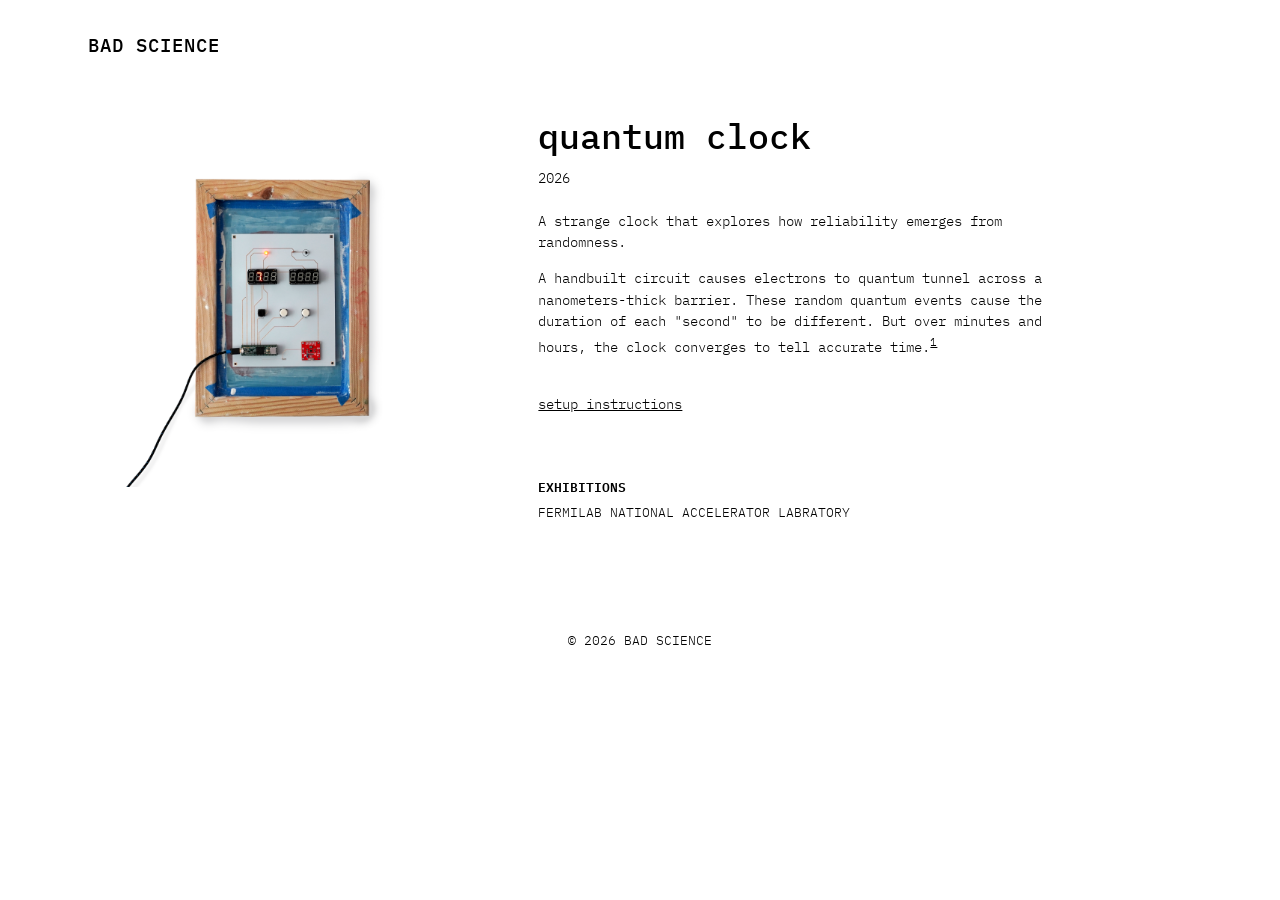
<file: works/quantumclock/index.html>
<!DOCTYPE html>
<html lang="en">

<head>
    <meta charset="UTF-8">
    <meta name="viewport" content="width=device-width, initial-scale=1.0">
    <link rel="preconnect" href="https://fonts.googleapis.com">
    <link rel="preconnect" href="https://fonts.gstatic.com" crossorigin>
    <link
        href="https://fonts.googleapis.com/css2?family=IBM+Plex+Mono:ital,wght@0,100;0,200;0,300;0,400;0,500;0,600;0,700;1,100;1,200;1,300;1,400;1,500;1,600;1,700&family=Playfair+Display:ital,wght@0,400..900;1,400..900&display=swap"
        rel="stylesheet">
    <meta name="description" content="A clock exploring how certainty emerges from randomness.">
    <title>QUANTUM CLOCK - BAD SCIENCE</title>
    <meta property="og:site_name" content="Bad Science">
    <link rel="stylesheet" href="../../style.css">
    <link rel="icon" type="image/png" href="../../img/favicon.png">
</head>

<body>
    <div class="page">
        <nav class="site-nav">
            <h1><a href="../../">BAD SCIENCE</a></h1>
        </nav>
        <div class="work-header">
            <div class="work-header-image">
                <img src="../../img/quantumclock/random-clock-iso.png" alt="quantum clock">
            </div>
            <div class="work-text">
                <h1 class="work-name">quantum clock</h1>
                <p class="work-year">2026</p>
                <div class="artist-statement">
                    <p>A strange clock that explores how reliability emerges from randomness.</p>
                    <p>A handbuilt circuit causes electrons to quantum tunnel across a nanometers-thick barrier. These random quantum events cause the duration of each "second" to be different. But over minutes and hours, the clock converges to tell accurate time.<sup style="cursor:pointer; text-decoration: underline;" onclick="var el=document.getElementById('footnote-1');el.style.display=el.style.display==='none'?'block':'none'">1</sup></p>
                    <div id="footnote-1" style="display:none; padding: 1em; background-color: #f9f9f9;">
                        <p>There's a ~50% chance that the clock will be off by a second. But it is virtually impossible that it will be off by a minute——in fact, any of the following would be more likely:</p>
                        <ul style="padding-left:2em;">
                            <li>Correctly choosing a single random grain of sand from all the beaches on Earth</li>
                            <li>Flipping a coin and getting heads 73 times in a row</li>
                            <li>Winning the powerball lottery 3 times back-to-back</li>
                        </ul>
                    </div>
                    <br>
                    <p><a href="setup.html">setup instructions</a></p>
                </div>
                <div class="work-exhibitions">
                    <p class="work-exhibitions-label">EXHIBITIONS</p>
                    <p class="exhibition-entry">FERMILAB NATIONAL ACCELERATOR LABRATORY</p>
                </div>
            </div>
        </div>
        <!-- <div class="img-gallery">
            <div class="media-credit-wrapper">
                <video id="ir-video" src="../img/impossiblerooms/preview.webm" alt="lagu hantu preview" loop autoplay muted></video>
                <button class="mute-btn" onclick="(function(btn){var v=document.getElementById('ir-video');v.muted=!v.muted;btn.textContent=v.muted?'UNMUTE VIDEO':'MUTE VIDEO';})(this)">UNMUTE VIDEO</button>
                <p class="media-credit">recorded live at <a href="https://ccrma.stanford.edu/">stanford CCRMA</a></p>
            </div>
        </div> -->
        <footer>
            <p>© 2026 BAD SCIENCE</p>
        </footer>
    </div>
</body>

</html>
</file>
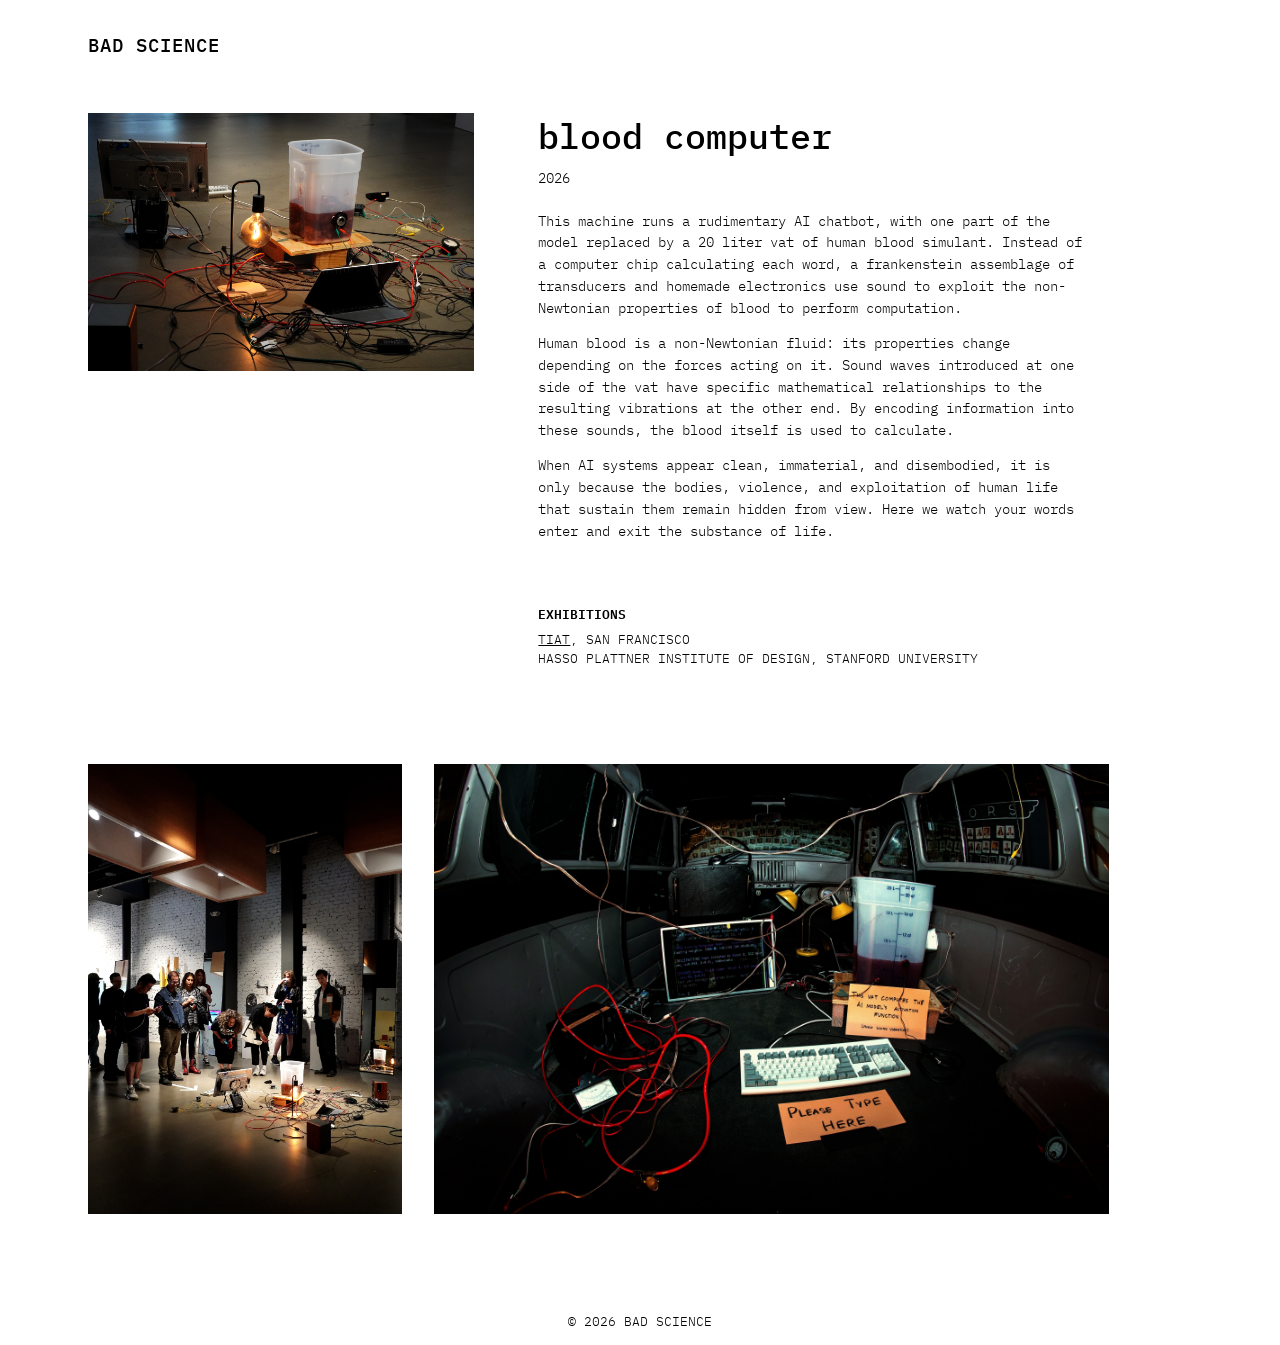
<file: works/bloodcomputer.html>
<!DOCTYPE html>
<html lang="en">

<head>
    <meta charset="UTF-8">
    <meta name="viewport" content="width=device-width, initial-scale=1.0">
    <link rel="preconnect" href="https://fonts.googleapis.com">
    <link rel="preconnect" href="https://fonts.gstatic.com" crossorigin>
    <link
        href="https://fonts.googleapis.com/css2?family=IBM+Plex+Mono:ital,wght@0,100;0,200;0,300;0,400;0,500;0,600;0,700;1,100;1,200;1,300;1,400;1,500;1,600;1,700&family=Playfair+Display:ital,wght@0,400..900;1,400..900&display=swap"
        rel="stylesheet">
    <meta name="description" content="Bad Science is a design, art, and research studio using technology to explore ancient intangibles—time, loss, joy, and ritual.">
    <title>BLOOD COMPUTER - BAD SCIENCE</title>
    <meta property="og:site_name" content="Bad Science Studio">
    <link rel="stylesheet" href="../style.css">
    <link rel="icon" type="image/png" href="img/favicon.png">
</head>

<body>
    <div class="page">
        <nav class="site-nav">
            <h1><a href="../">BAD SCIENCE</a></h1>
        </nav>
        <div class="work-header">
            <div class="work-header-image">
                <img src="../img/bloodcomputer/bloodcomputer-wires.png" alt="blood computer exhibition at tiat gallery">
            </div>
            <div class="work-text">
                <h1 class="work-name">blood computer</h1>
                <p class="work-year">2026</p>
                <div class="artist-statement">
                    <p>This machine runs a rudimentary AI chatbot, with one part of the model replaced by a 20 liter vat of human blood simulant. Instead of a computer chip calculating each word, a frankenstein assemblage of transducers and homemade electronics use sound to exploit the non-Newtonian properties of blood to perform computation.</p>
                    <p>Human blood is a non-Newtonian fluid: its properties change depending on the forces acting on it. Sound waves introduced at one side of the vat have specific mathematical relationships to the resulting vibrations at the other end. By encoding information into these sounds, the blood itself is used to calculate.</p>
                    <p>When AI systems appear clean, immaterial, and disembodied, it is only because the bodies, violence, and exploitation of human life that sustain them remain hidden from view. Here we watch your words enter and exit the substance of life.</p>
                </div>
                <div class="work-exhibitions">
                    <p class="work-exhibitions-label">EXHIBITIONS</p>
                    <p class="exhibition-entry"><a href="https://www.tiat.place/" target="_blank">TIAT</a>, SAN FRANCISCO</p>
                    <p class="exhibition-entry">HASSO PLATTNER INSTITUTE OF DESIGN, STANFORD UNIVERSITY</p>
                </div>
            </div>
        </div>
        <div class="img-gallery">
            <img src="../img/bloodcomputer/bloodcomputer-onlookers.png" alt="blood computer installation with crowd">
            <img src="../img/bloodcomputer/bloodcomputer-fisheye.jpg" alt="blood computer installed at stanford d school">
        </div>
        <footer>
            <p>© 2026 BAD SCIENCE</p>
        </footer>
    </div>
</body>

</html>
</file>
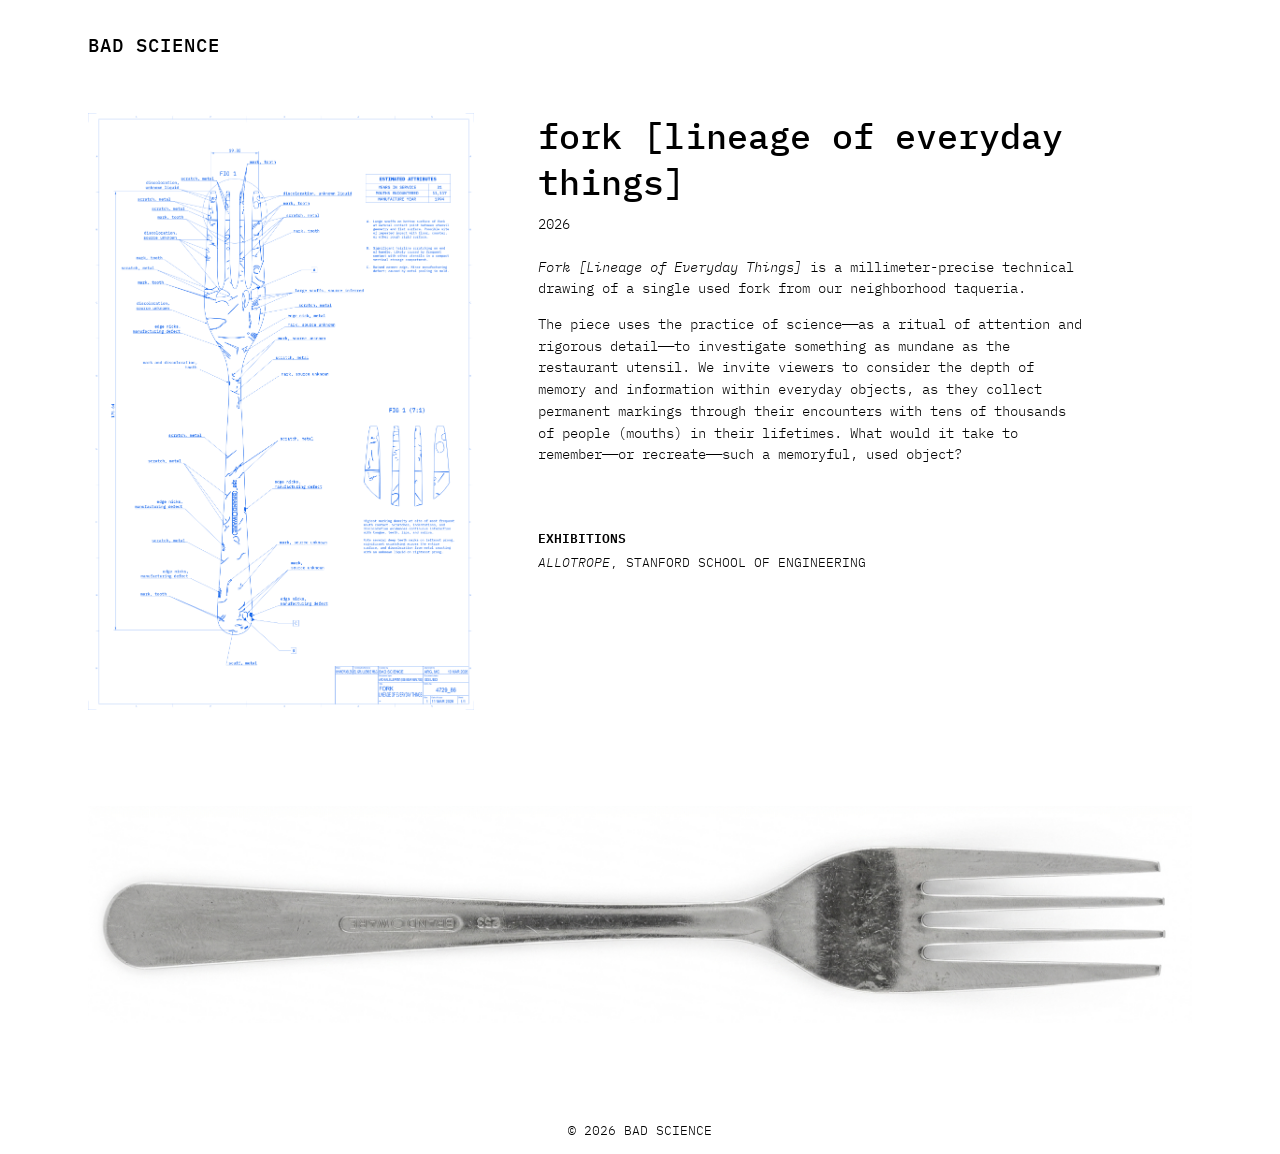
<file: works/fork.html>
<!DOCTYPE html>
<html lang="en">

<head>
    <meta charset="UTF-8">
    <meta name="viewport" content="width=device-width, initial-scale=1.0">
    <link rel="preconnect" href="https://fonts.googleapis.com">
    <link rel="preconnect" href="https://fonts.gstatic.com" crossorigin>
    <link
        href="https://fonts.googleapis.com/css2?family=IBM+Plex+Mono:ital,wght@0,100;0,200;0,300;0,400;0,500;0,600;0,700;1,100;1,200;1,300;1,400;1,500;1,600;1,700&family=Playfair+Display:ital,wght@0,400..900;1,400..900&display=swap"
        rel="stylesheet">
    <meta name="description" content="Fork [Lineage of Everyday Things] is a millimeter-precise technical drawing of a single used fork from our neighborhood taqueria.">
    <title>FORK - BAD SCIENCE</title>
    <meta property="og:site_name" content="Bad Science Studio">
    <link rel="stylesheet" href="../style.css">
    <link rel="icon" type="image/png" href="img/favicon.png">
</head>

<body>
    <div class="page">
        <nav class="site-nav">
            <h1><a href="../">BAD SCIENCE</a></h1>
        </nav>
        <div class="work-header">
            <div class="work-header-image">
                <img src="../img/fork/fork-drawing-11x17-v2-blue.png" alt="fork blueprint">
            </div>
            <div class="work-text">
                <h1 class="work-name">fork [lineage of everyday things]</h1>
                <p class="work-year">2026</p>
                <div class="artist-statement">
                    <p><i>Fork [Lineage of Everyday Things]</i> is a millimeter-precise technical drawing of a single used fork from our neighborhood taqueria.</p>
                    <p>The piece uses the practice of science——as a ritual of attention and rigorous detail——to investigate something as mundane as the restaurant utensil. We invite viewers to consider the depth of memory and information within everyday objects, as they collect permanent markings through their encounters with tens of thousands of people (mouths) in their lifetimes. What would it take to remember——or recreate——such a memoryful, used object?</p>
                </div>
                <div class="work-exhibitions">
                    <p class="work-exhibitions-label">EXHIBITIONS</p>
                    <p class="exhibition-entry"><i>ALLOTROPE</i>, STANFORD SCHOOL OF ENGINEERING</p>
                </div>
            </div>
        </div>
        <div class="img-gallery">
            <img src="../img/fork/fork-whitebg.png" alt="fork white background">
            <!-- <img src="../img/fork/fork-workspace.jpeg" alt="fork workspace"> -->
            <!-- <img src="../img/fork/fork-exhibited.png" alt="fork exhibited"> -->
        </div>
        <footer>
            <p>© 2026 BAD SCIENCE</p>
        </footer>
    </div>
</body>

</html>
</file>
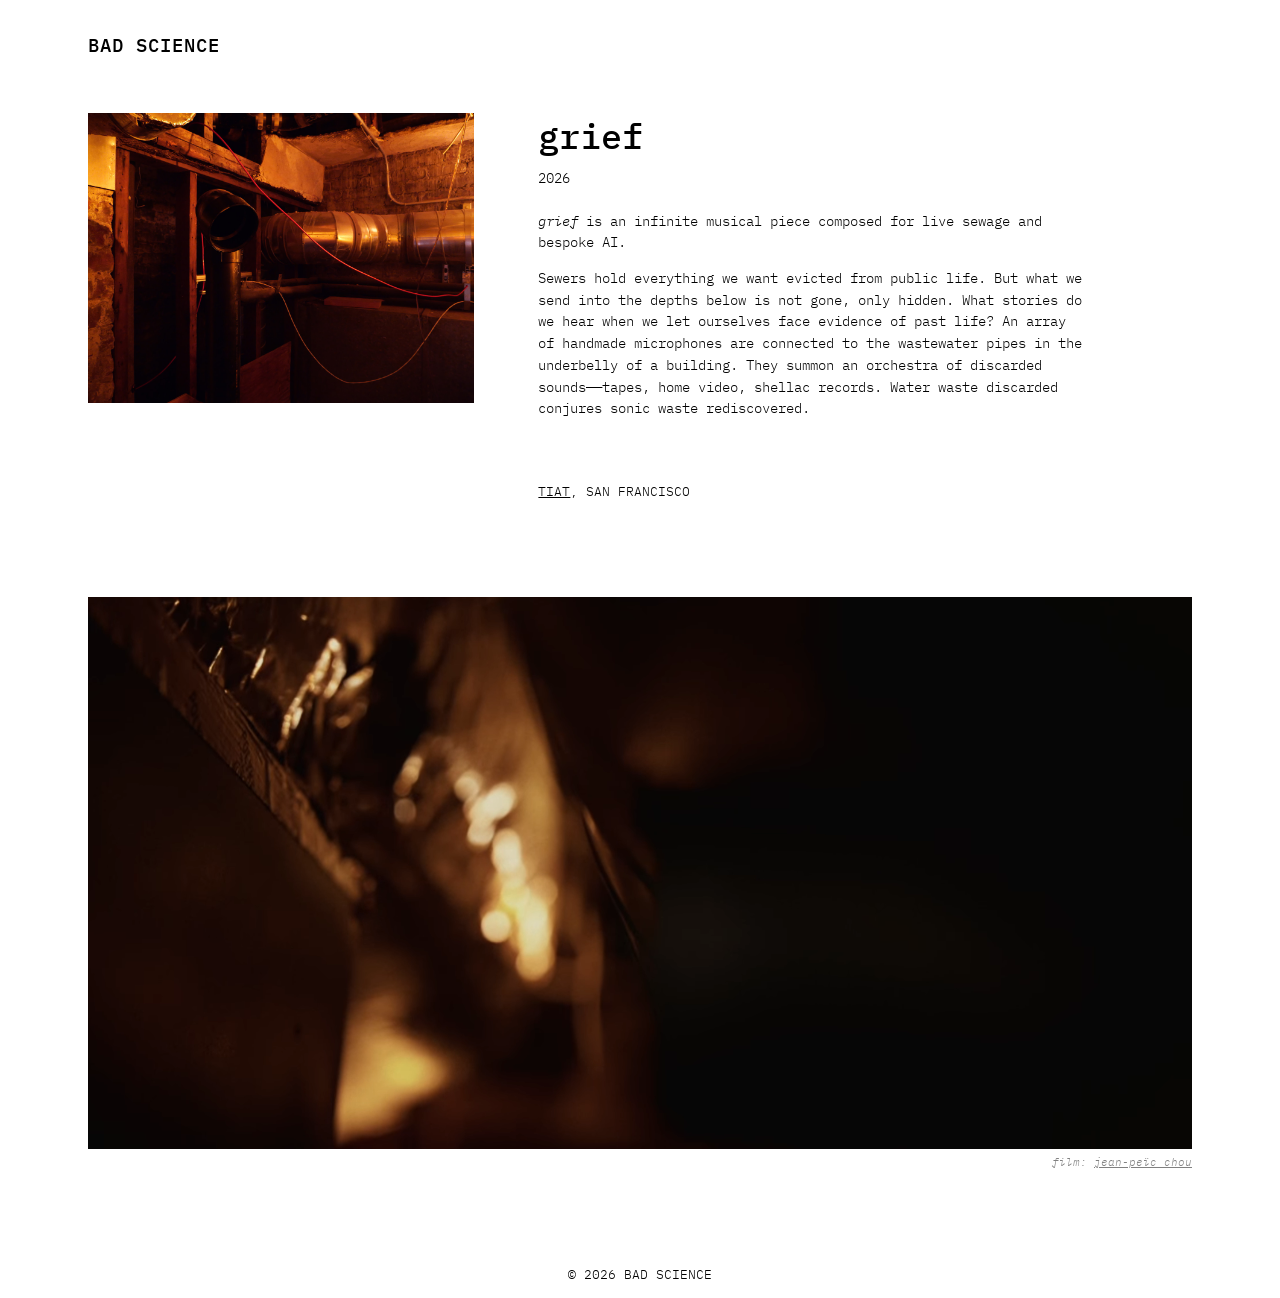
<file: works/grief.html>
<!DOCTYPE html>
<html lang="en">

<head>
    <meta charset="UTF-8">
    <meta name="viewport" content="width=device-width, initial-scale=1.0">
    <link rel="preconnect" href="https://fonts.googleapis.com">
    <link rel="preconnect" href="https://fonts.gstatic.com" crossorigin>
    <link
        href="https://fonts.googleapis.com/css2?family=IBM+Plex+Mono:ital,wght@0,100;0,200;0,300;0,400;0,500;0,600;0,700;1,100;1,200;1,300;1,400;1,500;1,600;1,700&family=Playfair+Display:ital,wght@0,400..900;1,400..900&display=swap"
        rel="stylesheet">
    <meta name="description" content="grief is a piece composed for live sewage and bespoke AI. Sewers hold everything we want evicted from public life. But what we send into the depths below is not gone, only hidden. What stories do we hear when we let ourselves face evidence of past life?">
    <title>GRIEF - BAD SCIENCE</title>
    <meta property="og:site_name" content="Bad Science Studio">
    <link rel="stylesheet" href="../style.css">
    <link rel="icon" type="image/png" href="img/favicon.png">
</head>

<body>
    <div class="page">
        <nav class="site-nav">
            <h1><a href="../">BAD SCIENCE</a></h1>
        </nav>
        <div class="work-header">
            <div class="work-header-image">
                <img src="../img/grief/cover.jpg" alt="grief exhibition">
            </div>
            <div class="work-text">
                <h1 class="work-name">grief</h1>
                <p class="work-year">2026</p>
                <div class="artist-statement">
                    <p><i>grief</i> is an infinite musical piece composed for live sewage and bespoke AI.</p>
                    <p>Sewers hold everything we want evicted from public life. But what we send into the depths below is not gone, only hidden. What stories do we hear when we let ourselves face evidence of past life? An array of handmade microphones are connected to the wastewater pipes in the underbelly of a building. They summon an orchestra of discarded sounds——tapes, home video, shellac records. Water waste discarded conjures sonic waste rediscovered.</p>
                </div>
                <div class="work-exhibitions">
                    <p class="exhibition-entry"><a href="https://tiat.place/">TIAT</a>, SAN FRANCISCO</p>
                </div>
            </div>
        </div>
        <div class="img-gallery">
            <div class="media-credit-wrapper">
                <video src="../img/grief/grief-preview.webm" alt="grief preview" loop autoplay muted></video>
                <p class="media-credit">film: <a href="https://jeanpeic.github.io/">jean-peïc chou</a></p>
            </div>
            
        </div>
        <footer>
            <p>© 2026 BAD SCIENCE</p>
        </footer>
    </div>
</body>

</html>
</file>
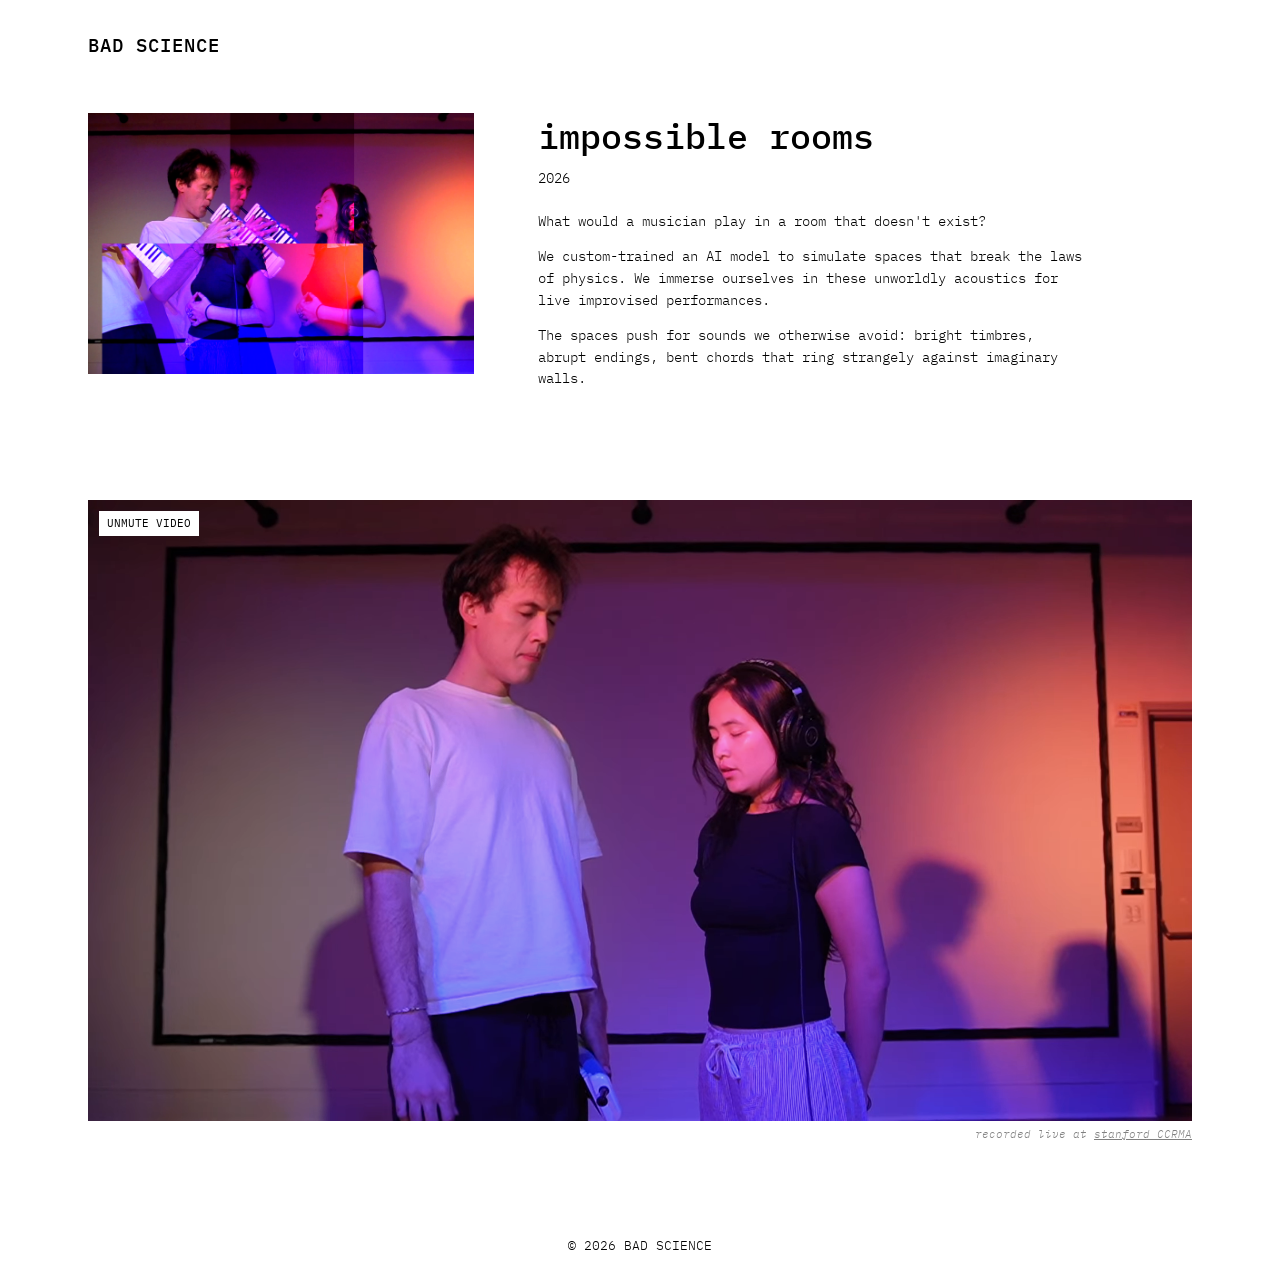
<file: works/impossiblerooms.html>
<!DOCTYPE html>
<html lang="en">

<head>
    <meta charset="UTF-8">
    <meta name="viewport" content="width=device-width, initial-scale=1.0">
    <link rel="preconnect" href="https://fonts.googleapis.com">
    <link rel="preconnect" href="https://fonts.gstatic.com" crossorigin>
    <link
        href="https://fonts.googleapis.com/css2?family=IBM+Plex+Mono:ital,wght@0,100;0,200;0,300;0,400;0,500;0,600;0,700;1,100;1,200;1,300;1,400;1,500;1,600;1,700&family=Playfair+Display:ital,wght@0,400..900;1,400..900&display=swap"
        rel="stylesheet">
    <meta name="description" content="Playing music in rooms that break the laws of physics.">
    <title>IMPOSSIBLE ROOMS - BAD SCIENCE</title>
    <meta property="og:site_name" content="Bad Science Studio">
    <link rel="stylesheet" href="../style.css">
    <link rel="icon" type="image/png" href="img/favicon.png">
</head>

<body>
    <div class="page">
        <nav class="site-nav">
            <h1><a href="../">BAD SCIENCE</a></h1>
        </nav>
        <div class="work-header">
            <div class="work-header-image">
                <img src="../img/impossiblerooms/square-glitch.png" alt="impossible rooms">
            </div>
            <div class="work-text">
                <h1 class="work-name">impossible rooms</h1>
                <p class="work-year">2026</p>
                <div class="artist-statement">
                    <p>What would a musician play in a room that doesn't exist?</p>
                    <p>We custom-trained an AI model to simulate spaces that break the laws of physics. We immerse ourselves in these unworldly acoustics for live improvised performances.</p>
                    <p>The spaces push for sounds we otherwise avoid: bright timbres, abrupt endings, bent chords that ring strangely against imaginary walls.</p>
                </div>
                <!-- <div class="work-exhibitions">
                    <p class="work-exhibitions-label">EXHIBITIONS</p>
                    <p class="exhibition-entry">NEURIPS 2026</p>
                </div> -->
            </div>
        </div>
        <div class="img-gallery">
            <div class="media-credit-wrapper">
                <video id="ir-video" src="../img/impossiblerooms/preview.webm" alt="impossible rooms performance" loop autoplay muted></video>
                <button class="mute-btn" onclick="(function(btn){var v=document.getElementById('ir-video');v.muted=!v.muted;btn.textContent=v.muted?'UNMUTE VIDEO':'MUTE VIDEO';})(this)">UNMUTE VIDEO</button>
                <p class="media-credit">recorded live at <a href="https://ccrma.stanford.edu/">stanford CCRMA</a></p>
            </div>
        </div>
        <footer>
            <p>© 2026 BAD SCIENCE</p>
        </footer>
    </div>
</body>

</html>
</file>
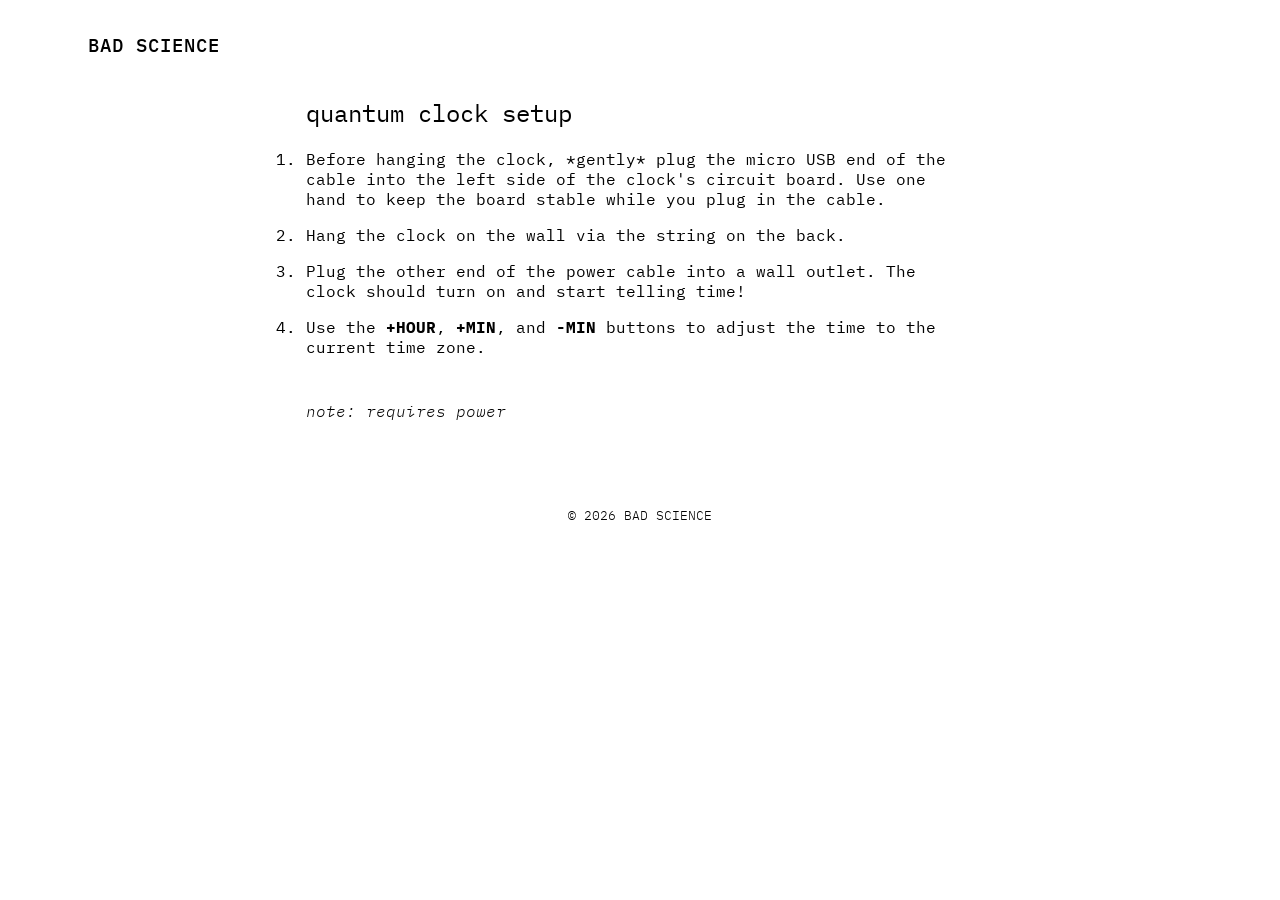
<file: works/quantumclock/setup.html>
<!DOCTYPE html>
<html lang="en">

<head>
    <meta charset="UTF-8">
    <meta name="viewport" content="width=device-width, initial-scale=1.0">
    <link rel="preconnect" href="https://fonts.googleapis.com">
    <link rel="preconnect" href="https://fonts.gstatic.com" crossorigin>
    <link
        href="https://fonts.googleapis.com/css2?family=IBM+Plex+Mono:ital,wght@0,100;0,200;0,300;0,400;0,500;0,600;0,700;1,100;1,200;1,300;1,400;1,500;1,600;1,700&family=Playfair+Display:ital,wght@0,400..900;1,400..900&display=swap"
        rel="stylesheet">
    <meta name="description" content="Quantum Clock setup instructions.">
    <title>SETUP - QUANTUM CLOCK - BAD SCIENCE</title>
    <meta property="og:site_name" content="Bad Science">
    <link rel="stylesheet" href="../../style.css">
    <link rel="icon" type="image/png" href="img/favicon.png">
</head>

<body>
    <div class="page">
        <nav class="site-nav">
            <h1><a href="../../">BAD SCIENCE</a></h1>
        </nav>
        <div style="max-width: 700px; padding: 1em; margin: auto;">
            <h2>quantum clock setup</h2>
            <br>
            <ol>
                <li>Before hanging the clock, *gently* plug the micro USB end of the cable into the left side of the clock's circuit board. Use one hand to keep the board stable while you plug in the cable.</li>
                <li>Hang the clock on the wall via the string on the back.</li>
                <li>Plug the other end of the power cable into a wall outlet. The clock should turn on and start telling time!</li>
                <li>Use the <b>+HOUR</b>, <b>+MIN</b>, and <b>-MIN</b> buttons to adjust the time to the current time zone.</li>
            </ol>
            <p style="margin: 0.8em 0em;"><br><i>note: requires power</i></p>
            <br>
            <br>
        </div>
        <footer>
            <p>© 2026 BAD SCIENCE</p>
        </footer>
    </div>
</body>

</html>
</file>
<file: style.css>
/* ─── Reset ─── */

* {
  margin: 0;
  padding: 0;
  box-sizing: border-box;
}

/* ─── Global ─── */

body {
  overflow-x: hidden;
  font-family: 'IBM Plex Mono', monospace;
}

a {
  color: inherit;
}

h1 {
  font-size: inherit;
  font-weight: inherit;
}

h2 {
  font-weight: inherit;
}

p {
  font-weight: 300;
  line-height: 1.6;
}

li {
  margin-bottom: 1em;
}

footer {
  width: 100%;
  padding: 1em;
  text-align: center;
  font-size: 0.8em;
}

/* ─── Page layout ─── */

.page {
  max-width: 1200px;
  margin: 0 auto;
  padding: 0 3em;
}

/* ─── Site navigation ─── */

.site-nav {
  padding: 2em 0 1.5em 0;
}

.site-nav a {
  font-weight: 500;
  font-size: 1.2em;
  letter-spacing: 0.05em;
  text-decoration: none;
}

.site-nav a:hover {
  font-style: italic;
}

/* ─── Index homepage ─── */

.image-container {
  width: 100%;
  height: 80vh;
  margin-top: 10vh;
  margin-bottom: 30vh;
  overflow: hidden;
}

.image-container img {
  width: 100%;
  height: 100%;
  object-fit: contain;
  object-position: center;
  display: block;
}

.fixed-text {
  position: fixed;
  top: 50%;
  left: 2.5em;
  transform: translateY(-50%);
  font-weight: 500;
  font-size: 2.5em;
  color: black;
  white-space: nowrap;
  text-align: left;
}

.home-tagline {
  font-size: 0.35em;
  font-weight: 400;
  margin-top: 0.3em;
}

.homepage-section-block {
  position: relative;
  width: 100%;
  height: 600px;
  background-size: cover;
  background-position: center;
  background-repeat: no-repeat;
  display: flex;
  align-items: flex-end;
  justify-content: center;
  filter: grayscale(100%);
}

.homepage-section-link {
  position: relative;
  z-index: 1;
  color: #fff;
  text-decoration: none;
  font-family: 'IBM Plex Mono', monospace;
  font-size: 1.7em;
  font-weight: 400;
  text-transform: uppercase;
  padding-bottom: 0.5em;
}

.homepage-section-link:hover {
  font-style: italic;
}

/* ─── Work pages ─── */

.work-header {
  display: flex;
  flex-direction: row;
  padding: 2em 0;
  gap: 4em;
  align-items: flex-start;
  margin-bottom: 4em;
}

.work-header-image {
  flex: 0 0 35%;
  max-width: 35%;
}

.work-header-image img {
  width: 100%;
  height: auto;
  display: block;
}

.work-text {
  flex: 1;
  max-width: 550px;
  display: flex;
  flex-direction: column;
  justify-content: center;
}

.work-name {
  font-weight: 500;
  font-size: 2.2em;
  margin-bottom: 0.2em;
}

.work-year {
  font-size: 0.9em;
  margin-bottom: 1.5em;
}

.artist-statement {
  font-weight: 300;
  font-size: 0.85em;
  line-height: 1.6;
}

.artist-statement p {
  margin-bottom: 1em;
}

.work-exhibitions {
  margin-top: 3em;
}

.work-exhibitions-label {
  font-weight: 600;
  font-size: 0.8em;
  margin-bottom: 0.4em;
}

.exhibition-entry {
  font-size: 0.8em;
  line-height: 1.5;
}

.img-gallery {
  display: flex;
  flex-direction: row;
  flex-wrap: wrap;
  gap: 2em;
  align-items: flex-start;
  justify-content: flex-start;
  margin-bottom: 5em;
}

.img-gallery img,
.img-gallery video {
  max-width: 100%;
  width: auto;
  height: auto;
  flex-shrink: 0;
  display: block;
  object-fit: contain;
  object-position: top left;
  filter: grayscale(10%);
  margin-bottom: 5px;
}

.img-gallery img {
    max-height: 50vh;
}

.media-credit-wrapper {
  position: relative;
  display: inline-flex;
  flex-direction: column;
  align-items: flex-end;
}

.mute-btn {
  position: absolute;
  top: 1em;
  left: 1em;
  background: white;
  border: none;
  padding: 0.5em 0.7em;
  font-family: 'IBM Plex Mono', monospace;
  font-size: 0.7em;
  font-weight: 400;
  cursor: pointer;
  z-index: 10;
}

.media-credit {
  font-size: 0.7em;
  font-style: italic;
  margin: 0;
  color: gray;
}

/* ─── Responsive ─── */

@media (max-width: 1000px) {
  .work-header {
    flex-direction: column;
    padding: 1em 0;
  }

  .work-header-image {
    flex: 0 0 100%;
    max-width: 550px;
  }

  .img-gallery {
    flex-direction: column;
    align-items: flex-start;
  }

  .img-gallery img {
    width: 100%;
    height: auto;
    max-width: 550px;
  }
}

@media (max-width: 768px) {
  body {
    min-height: 100vh;
    display: flex;
    flex-direction: column;
    justify-content: center;
    padding-bottom: 16vh;
  }

  .image-container {
    height: auto;
    margin-top: 0;
  }

  .image-container img {
    height: auto;
    object-fit: initial;
  }

  .fixed-text {
    position: static;
    transform: none;
    top: auto;
    left: auto;
    padding: 0.75em 1em 2em 1em;
    font-size: 2em;
    white-space: normal;
  }
}
</file>
